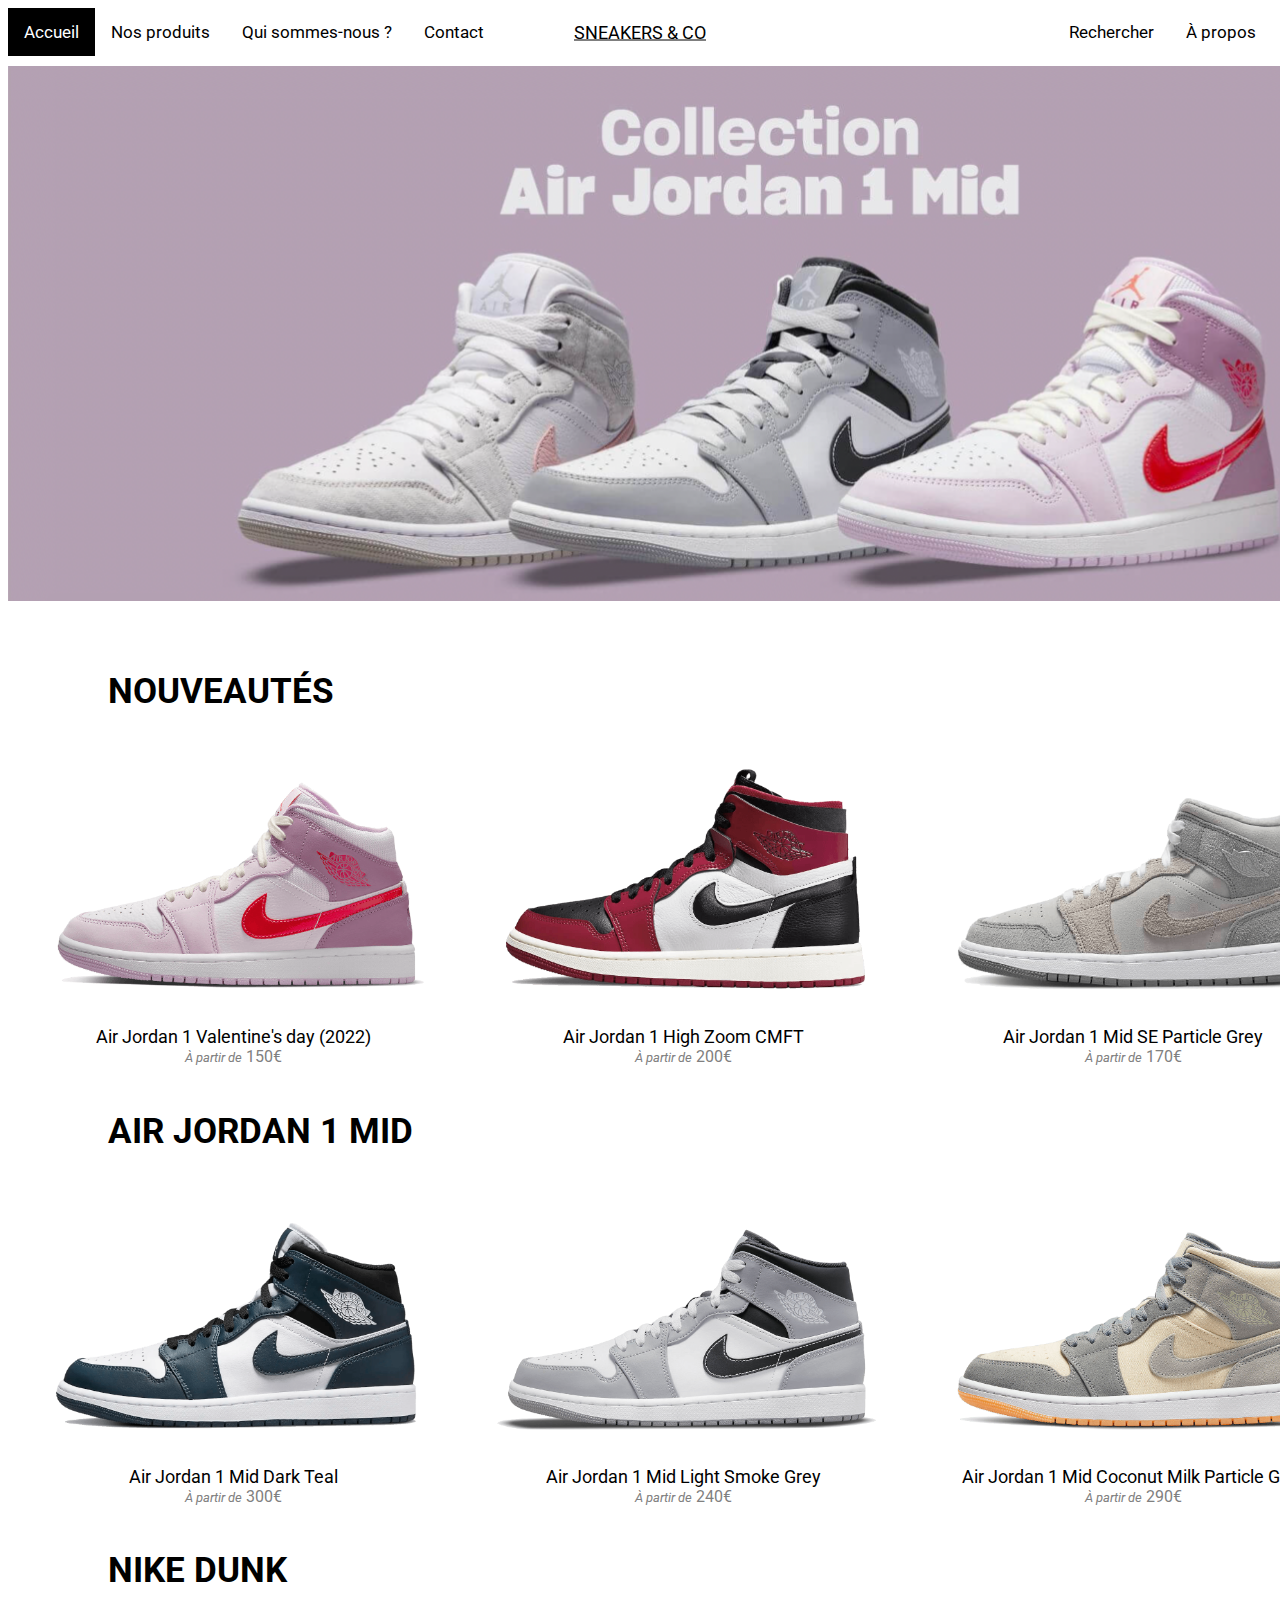
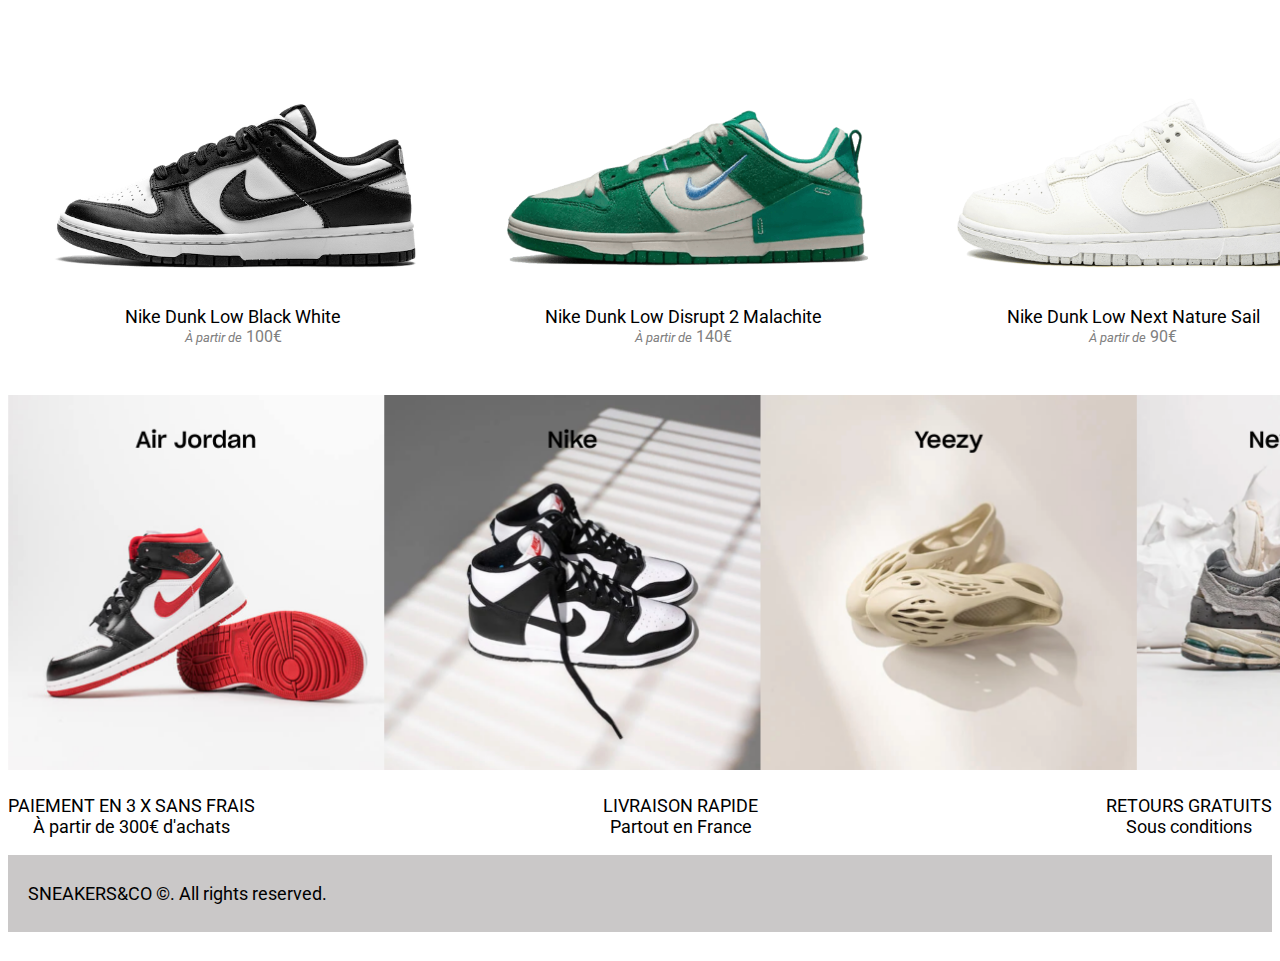
<file: index.html>
<!DOCTYPE html>
<html lang="en">

<head>
    <meta charset="UTF-8">
    <meta http-equiv="X-UA-Compatible" content="IE=edge">
    <meta name="viewport" content="width=device-width, initial-scale=1.0">
    <link rel="stylesheet" href="index.css">
    <title>Sneaker & Co</title>
</head>

<body>
    <main>

        <section>
            <div class="topnav">
                <a href="index.html" class="active">Accueil</a>
                <a href="Sneakers & co - Produit.html">Nos produits</a>
                <a href="qui.html">Qui sommes-nous ?</a>
                <a href="contact.html">Contact</a>
                </a>
            </div>
        </section>

        <section>
            <div class="topnav-centered">
                <a href="#logocenter" class="active"> SNEAKERS & CO </a>
            </div>
        </section>

        <section>
            <div class="topnav-right">
                <a href="#Rechercher">Rechercher</a>
                <a href="#Apropos">À propos</a>
            </div>
        </section>

        <br>
        <section>
            <div>
                <img class="imagemenu" src="menu-img.png" alt="image du menu">
            </div>
        </section>
        </br>

        <br>
        <section>
            <h1 class="nvt">
                NOUVEAUTÉS
            </h1>
        </section>
        </br>

        <section>
            <div class="divcenter">

                <div class="divcenter2">
                    <img class="shoe1" src="shoe1.png" alt="shoe1">
                    <div>
                        Air Jordan 1
                        Valentine's day (2022)
                    </div>
                    <div class="price2">
                        <em class="price"> À partir de</em> 150€
                    </div>
                </div>
                <div class="divcenter2">
                    <img class="shoe2" src="shoe2.png" alt="shoe2">
                    <div>
                        Air Jordan 1
                        High Zoom CMFT
                    </div>
                    <div class="price2">
                        <em class="price"> À partir de</em> 200€
                    </div>
                </div>
                <div class="divcenter2">
                    <img class="shoe3" src="shoe3.png" alt="shoe3">
                    <div>
                        Air Jordan 1
                        Mid SE Particle Grey
                    </div>
                    <div class="price2">
                        <em class="price"> À partir de</em> 170€
                    </div>
                </div>

            </div>
        </section>

        <br>
        <section>
            <h1 class="nvt">
                AIR JORDAN 1 MID
            </h1>
        </section>
    </br>

        <section>
            <div class="divcenter">
                <div class="divcenter2">
                    <img class="shoe1" src="air-jordan-1-mid-dark-teal-502252_2000x.png" alt="shoe1">
                    <div>
                        Air Jordan 1 Mid Dark Teal
                    </div>
                    <div class="price2">
                        <em class="price"> À partir de</em> 300€
                    </div>
                </div>
                <div class="divcenter2">
                    <img class="shoe2" src="air-jordan-1-mid-light-smoke-grey-2022-554724-078_2000x.png" alt="shoe2">
                    <div>
                        Air Jordan 1 Mid Light Smoke Grey
                    </div>
                    <div class="price2">
                        <em class="price"> À partir de</em> 240€
                    </div>
                </div>
                <div class="divcenter2">
                    <img class="shoe3" src="air-jordan-1-mid-coconut-milk-particle-grey-DN4281-100_2000x.png" alt="shoe3">
                    <div>
                        Air Jordan 1 Mid Coconut Milk Particle Grey
                    </div>
                    <div class="price2">
                        <em class="price"> À partir de</em> 290€
                    </div>
                </div>
            </div>
        </section>

        <br>
        <section>
            <h1 class="nvt">
                NIKE DUNK
            </h1>
        </section>
    </br>

        <section>
            <div class="divcenter">
                <div class="divcenter2">
                    <img class="shoe1" src="dunk-low-black-white-822113_2000x.png" alt="shoe1">
                    <div>
                       Nike Dunk Low Black White
                    </div>
                    <div class="price2">
                        <em class="price"> À partir de</em> 100€
                    </div>
                </div>
                <div class="divcenter2">
                    <img class="shoe2" src="nike-dunk-low-disrupt-2-malachite-DH4402-001-2-wethenew-3_2000x.png" alt="shoe2">
                    <div>
                     Nike Dunk Low Disrupt 2 Malachite
                    </div>
                    <div class="price2">
                        <em class="price"> À partir de</em> 140€
                    </div>
                </div>
                <div class="divcenter2">
                    <img class="shoe3" src="Nike-Dunk-Low-Next-Nature-Sail-DD1873-101-1_2000x.png" alt="shoe3">
                    <div>
                        Nike Dunk Low Next Nature Sail
                    </div>
                    <div class="price2">
                        <em class="price"> À partir de</em> 90€
                    </div>
                </div>
            </div>

            <p>
                
            </p>
            <br>
              <img class="bottom" src="bottom.png" alt="shoe1">  
            </br>
            
        </section>

    </main>

    <br>

    <center>
    <div class="flex">
        <div class="column">
            <div>
                PAIEMENT EN 3 X SANS FRAIS
            </div>
            <div>
                À partir de 300€ d'achats
            </div>
        </div>
        <div class=" column">
            <div>
                LIVRAISON RAPIDE
            </div>
            <div>
                Partout en France
            </div>
        </div>
        <div class=" column">
            <div>
                RETOURS GRATUITS
            </div>
            <div>
            Sous conditions
            </div>
            </div>

            </center>
                <p></p>
    <p></p>

    <footer>
        <p>SNEAKERS&CO ©. All rights reserved.</p>
      </footer>
    </br>
</body>

</html>
</file>
<file: index.css>
@import url("https://fonts.googleapis.com/css?family=Roboto");

* {
  color: #000000;
  font-family: 'Roboto', 'Courier New', Courier, monospace;
  font-size: large;
  font-weight: 1080;
}

.topnav a {
  float: left;
  display: block;
  color: #000000;
  text-align: center;
  padding: 14px 16px;
  text-decoration: none;
  font-size: 17px;
}

.logo a {
  float: center;
  display: block;
  text-align: center;
  text-decoration: none;
}

.topnav a:hover {
  background-color: #ddd;
  color: black;
}

.topnav a.active {
  background-color: #000000;
  color: white;
}

.topnav .icon {
  display: none;
}

.topnav-centered a {
  color: #000000;
  float: none;
  position: absolute;
  top: 32px;
  left: 50%;
  transform: translate(-50%, -50%);
}

.topnav-right {
  float: right;

}

.topnav-right a {
  float: left;
  display: block;
  color: #000000;
  text-align: center;
  padding: 14px 16px;
  text-decoration: none;
  font-size: 17px;
}

.topnav-right a:hover {
  background-color: #ddd;
  color: black;
}

.imagemenu {
  margin-top: 10px;
  margin-right: 0px;
  margin-left: 0px;
  width: 1505px;
  height: auto;
}

.shoe1 {
  width: 450px;
}

.shoe2 {
  width: 450px;
}

.shoe3 {
  width: 450px;
}

.nvt {
  color: #000000;
  font-size: 35px;
  margin-left: 100px;
}

.divcenter2 {
  color: #000000;
  display: flex;
  justify-content: space-between;
  flex-direction: column;
  align-items: center;
}

.divcenter {
  color: #000000;
  display: flex;
  justify-content: space-around;
  
}

.divcenter21 {
  color: #000000;
  display: flex;
  justify-content: space-between;
  flex-direction: column;
  align-items: center;
}

.divcenter1 {
  color: #000000;
  display: flex;
  justify-content: space-around;
  
}

.price {
  color: grey;
  font-size: small;
}

.price2 {
  color: grey;
  font-size: medium;
}

.bottom {
  margin-top: 10px;
  margin-right: 0px;
  margin-left: 0px;
  width: 1505px;
  height: auto;
}

footer {
  padding: 10px 20px;
  background: rgb(202, 200, 200);
  color: white;
}

.flex {
  display: flex;
  font-family:'Roboto'; 
  font-size: BOLD;
  color: black;
  font-size: 10px;
  display: flex;
  justify-content: space-between;
}

.column {
display: flex;
flex-direction: column;
}

.start {
text-align: start;
}
.middle {
text-align: center;
}
.end {
text-align: end;
}
</file>
